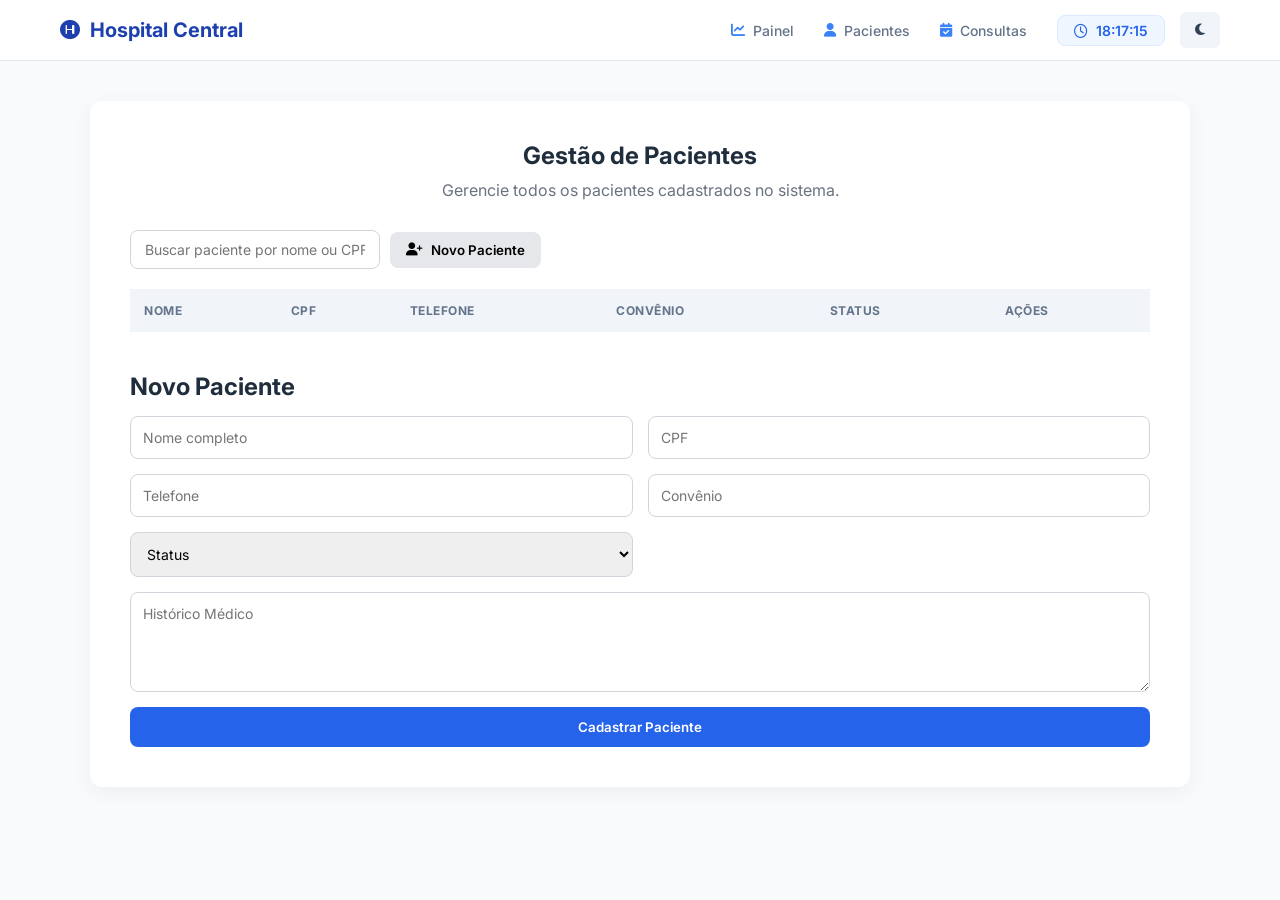
<file: pacientes.html>
<!DOCTYPE html>
<html lang="pt-br">
<head>
    <meta charset="UTF-8">
    <meta name="viewport" content="width=device-width, initial-scale=1.0">
    <title>Sistema de Pacientes | Hospital Central</title>
    <link rel="stylesheet" href="pacientes.css">
    <link rel="stylesheet" href="https://cdnjs.cloudflare.com/ajax/libs/font-awesome/6.5.0/css/all.min.css">
    <link href="https://fonts.googleapis.com/css2?family=Inter:wght@400;500;600;700&display=swap" rel="stylesheet">
</head>
<body>

    <header class="header">
        <div class="logo">
            <i class="fa-solid fa-circle-h"></i>
            <span>Hospital Central</span>
        </div>

        <nav class="menu">
            <a href="index.html"><i class="fa-solid fa-chart-line"></i> Painel</a>
            <a href="pacientes.html"><i class="fa-solid fa-user"></i> Pacientes</a>
            <a href="consultas.html"><i class="fa-solid fa-calendar-check"></i> Consultas</a>
        </nav>

        <div class="header-right">
            <div class="clock">
                <i class="fa-regular fa-clock"></i>
                <span id="time">00:00:00</span>
            </div>
            <button class="btn-theme">
                <i class="fa-solid fa-moon"></i>
            </button>
        </div>
    </header>

    <section class="container">
        <h1>Gestão de Pacientes</h1>
        <p>Gerencie todos os pacientes cadastrados no sistema.</p>

        <div class="topo-pacientes">
            <input type="text" id="inputBusca" placeholder="Buscar paciente por nome ou CPF">
            <button class="btn-novo">
                <i class="fa-solid fa-user-plus"></i> Novo Paciente
            </button>
        </div>

        <table class="tabela-pacientes">
            <thead>
                <tr>
                    <th>Nome</th>
                    <th>CPF</th>
                    <th>Telefone</th>
                    <th>Convênio</th>
                    <th>Status</th>
                    <th>Ações</th>
                </tr>
            </thead>
            <tbody>
            </tbody>
        </table>

        <h2 class="titulo-form">Novo Paciente</h2>
        <form class="form-paciente">
            <input type="text" id="nome" placeholder="Nome completo" required>
            <input type="text" id="cpf" placeholder="CPF" required>
            <input type="text" id="telefone" placeholder="Telefone" required>
            <input type="text" id="convenio" placeholder="Convênio">
            <select id="status">
                <option value="">Status</option>
                <option value="Internado">Internado</option>
                <option value="Consulta">Consulta</option>
                <option value="Alta">Alta</option>
            </select>
            <textarea id="historico" placeholder="Histórico Médico"></textarea>
            <button type="submit" class="btn-cadastrar">Cadastrar Paciente</button>
        </form>
    </section>

    <script src="script.js"></script>
    <script src="pacientes.js"></script>
</body>

</html>
</file>
<file: pacientes.css>
* {
    margin: 0;
    padding: 0;
    box-sizing: border-box;
    font-family: 'Inter', sans-serif;
}

body {
    background-color: #f8fafc;
}

.header {
    background-color: #ffffff;
    padding: 12px 60px;
    display: flex;
    align-items: center;
    border-bottom: 1px solid #e2e8f0;
    gap: 30px; 
}

.menu {
    display: flex;
    gap: 30px;
    margin-left: auto; 
}

.header-right {
    display: flex;
    align-items: center;
    gap: 15px;
}

.logo {
    display: flex;
    align-items: center;
    gap: 10px;
    color: #1e40af;
    font-weight: 700;
    font-size: 20px;
}



.menu a {
    text-decoration: none;
    color: #64748b;
    font-size: 14px;
    font-weight: 500;
    display: flex;
    align-items: center;
    gap: 8px;
    transition: 0.3s;
}

.menu a i {
    color: #3b82f6;
}

.menu a:hover {
    color: #2563eb;
}

.header-right {
    display: flex;
    align-items: center;
    gap: 15px;
}

.clock {
    background: #eff6ff;
    color: #2563eb;
    padding: 6px 16px;
    border-radius: 8px;
    font-size: 14px;
    font-weight: 600;
    font-family: monospace;
    border: 1px solid #dbeafe;
}

.btn-theme {
    background: #f1f5f9;
    border: none;
    width: 40px;
    height: 36px;
    border-radius: 6px;
    cursor: pointer;
    display: flex;
    align-items: center;
    justify-content: center;
    color: #334155;
}

.container {
    max-width: 1100px;
    margin: 40px auto;
    background: white;
    padding: 40px;
    border-radius: 12px;
    box-shadow: 0 5px 20px rgba(0,0,0,0.05);
}

.container h1 {
    text-align: center;
    color: #1f2d3d;
    margin-bottom: 10px;
}

.container p {
    text-align: center;
    color: #6b7280;
    margin-bottom: 30px;
}

.topo-pacientes {
    display: flex;
    justify-content: flex-start;
    align-items: center;
    gap: 10px;
    margin-bottom: 20px;
}

.topo-pacientes input {
    padding: 10px 14px;
    border-radius: 8px;
    border: 1px solid #d1d5db;
    width: 250px;
    outline: none;
    font-size: 14px;
}

.topo-pacientes input:focus {
    border-color: #3b82f6;
}

.btn-novo {
    background: #e5e7eb;
    border: none;
    padding: 10px 16px;
    border-radius: 8px;
    cursor: pointer;
    font-weight: 600;
    display: flex;
    align-items: center;
    gap: 8px;
    transition: 0.3s;
}

.btn-novo:hover {
    background: #d1d5db;
}

.tabela-pacientes {
    width: 100%;
    border-collapse: collapse;
    font-size: 14px;
}

.tabela-pacientes thead {
    background: #f1f5f9;
}

.tabela-pacientes th {
    text-align: left;
    padding: 14px;
    color: #64748b;
    font-size: 12px;
    text-transform: uppercase;
    letter-spacing: 0.5px;
}

.tabela-pacientes td {
    padding: 16px 14px;
    border-bottom: 1px solid #e5e7eb;
    color: #334155;
}

.editar {
    background: #e5e7eb;
    border: none;
    padding: 8px 12px;
    border-radius: 8px;
    cursor: pointer;
    margin-right: 5px;
    transition: 0.2s;
}

.excluir {
    background: #fecaca;
    border: none;
    padding: 8px 12px;
    border-radius: 8px;
    cursor: pointer;
    transition: 0.2s;
}

.titulo-form {
    margin-top: 40px;
    margin-bottom: 15px;
    color: #1f2d3d;
}

.form-paciente {
    display: grid;
    grid-template-columns: 1fr 1fr;
    gap: 15px;
}

.form-paciente input,
.form-paciente select,
.form-paciente textarea {
    padding: 12px;
    border-radius: 8px;
    border: 1px solid #d1d5db;
    font-size: 14px;
    outline: none;
}

.form-paciente textarea {
    grid-column: span 2;
    height: 100px;
    resize: vertical;
}

.btn-cadastrar {
    grid-column: span 2;
    background: #2563eb;
    color: white;
    border: none;
    padding: 12px;
    border-radius: 8px;
    cursor: pointer;
    font-weight: 600;
    transition: 0.3s;
}

.btn-cadastrar:hover {
    background: #1d4ed8;
}

:root {
    --bg-body: #f8fafc;
    --bg-card: #ffffff;
    --text-main: #1f2d3d;
    --text-sec: #64748b;
    --border-color: #e2e8f0;
}

body.dark-mode {
    --bg-body: #0f172a;
    --bg-card: #1e293b;
    --text-main: #f1f5f9;
    --text-sec: #94a3b8;
    --border-color: #334155;
    background-color: var(--bg-body);
}

body.dark-mode .header, 
body.dark-mode .container {
    background-color: var(--bg-card);
    border-color: var(--border-color);
}

body.dark-mode h1, 
body.dark-mode h2, 
body.dark-mode td,
body.dark-mode .logo {
    color: var(--text-main);
}

body.dark-mode p, 
body.dark-mode th {
    color: var(--text-sec);
}

body.dark-mode input, 
body.dark-mode select, 
body.dark-mode textarea {
    background-color: #0f172a;
    border-color: #334155;
    color: white;
}
</file>
